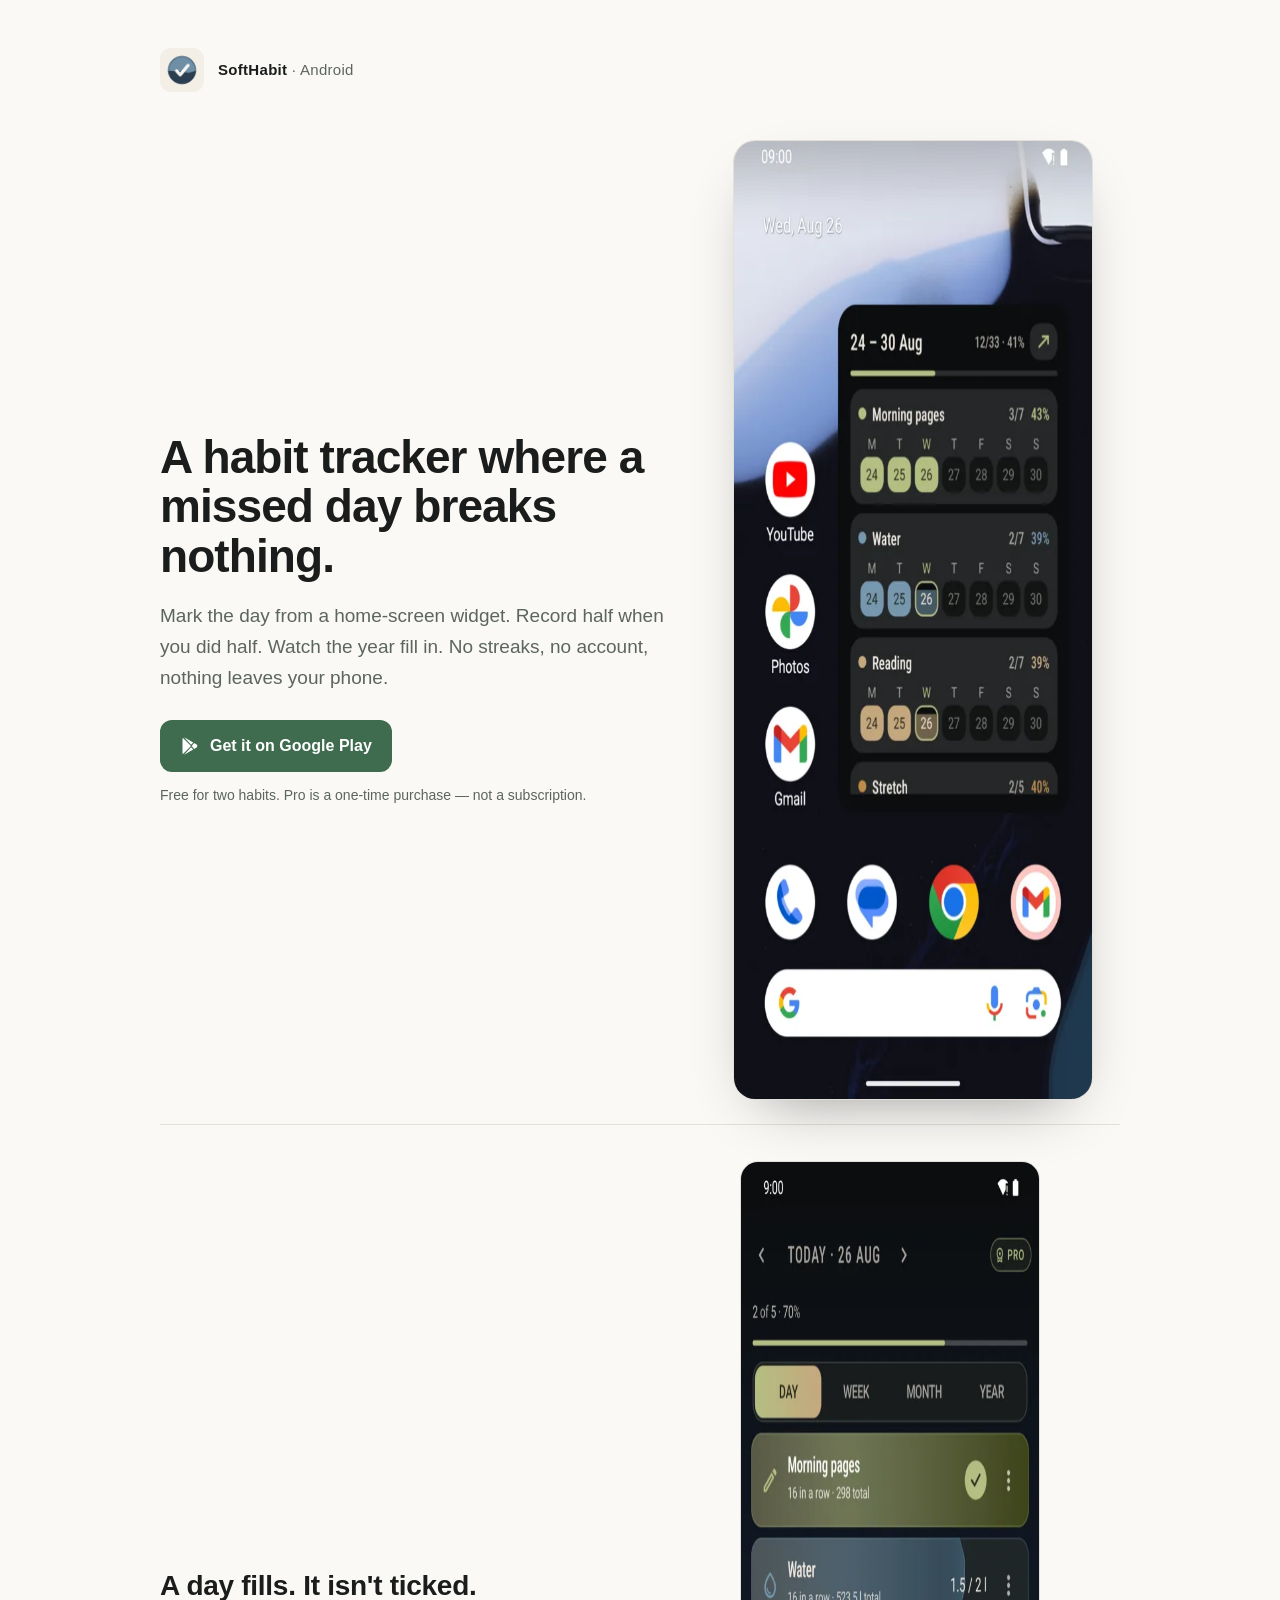
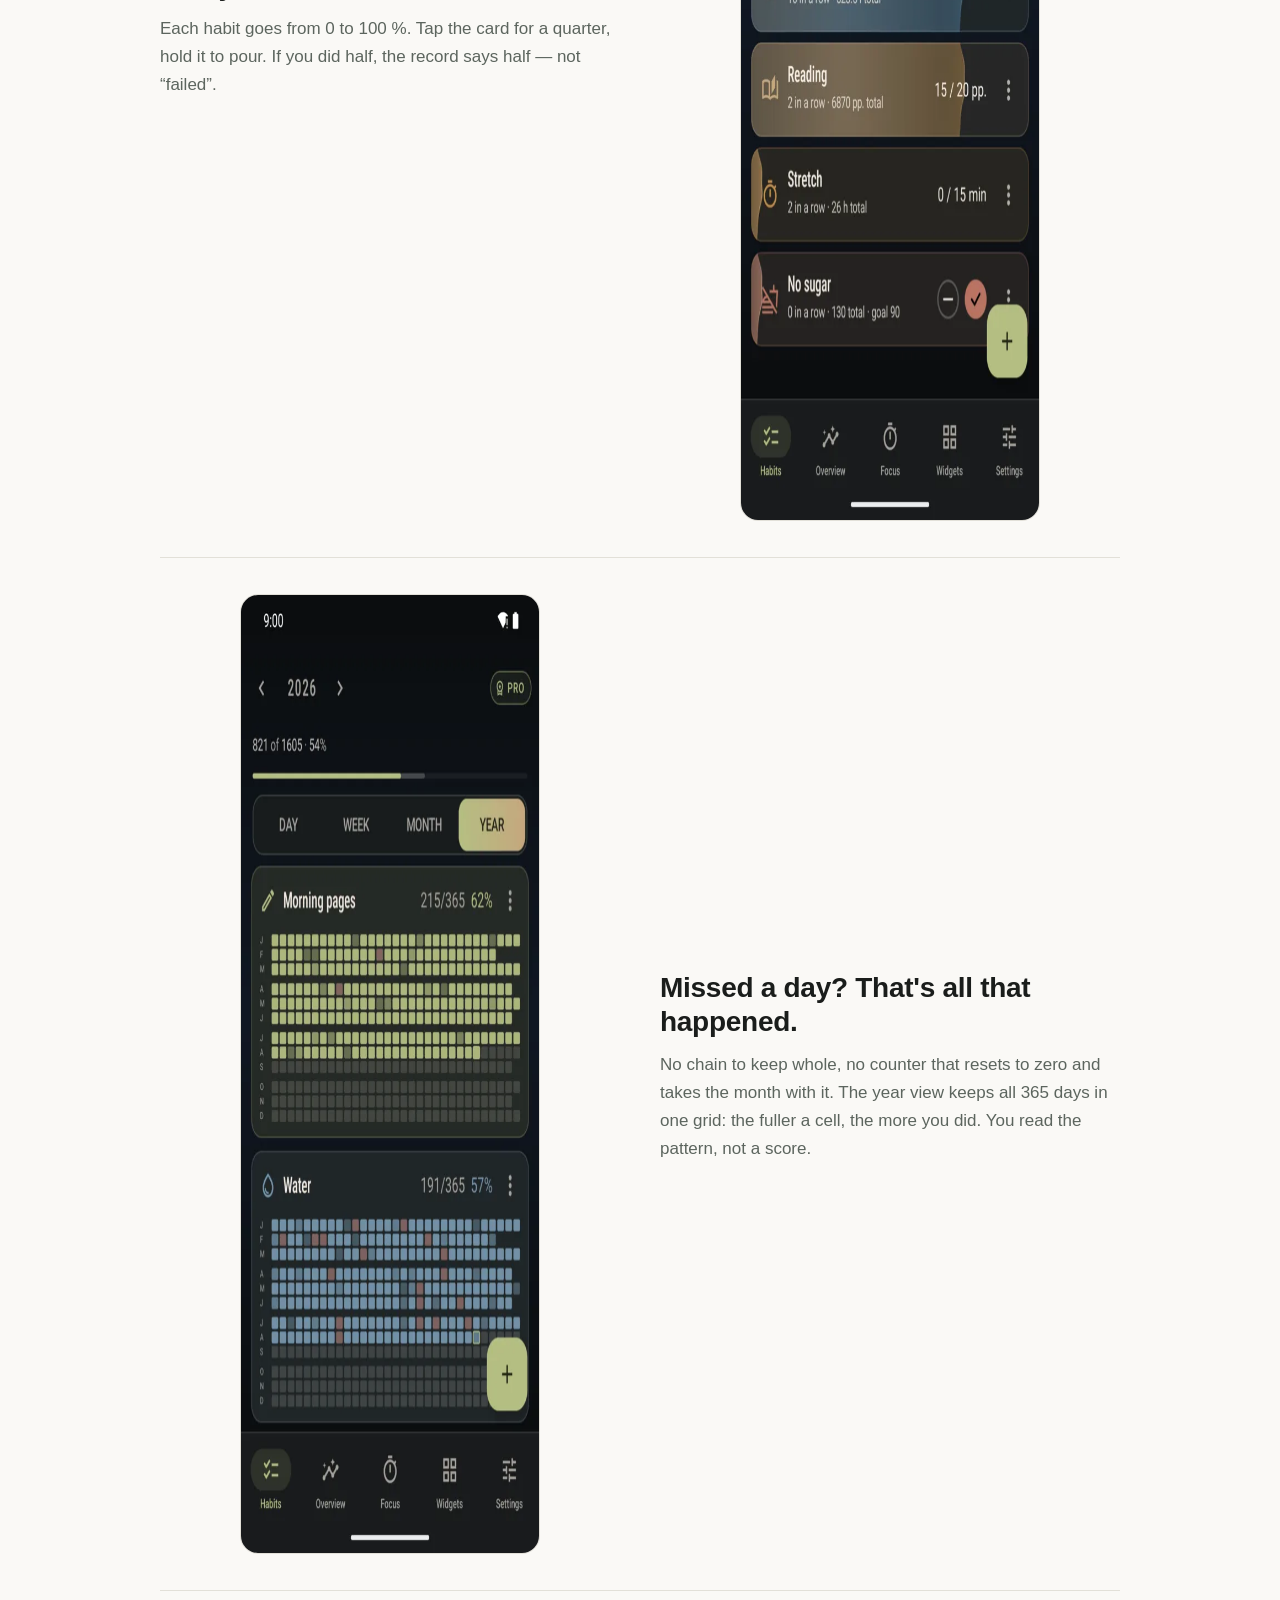
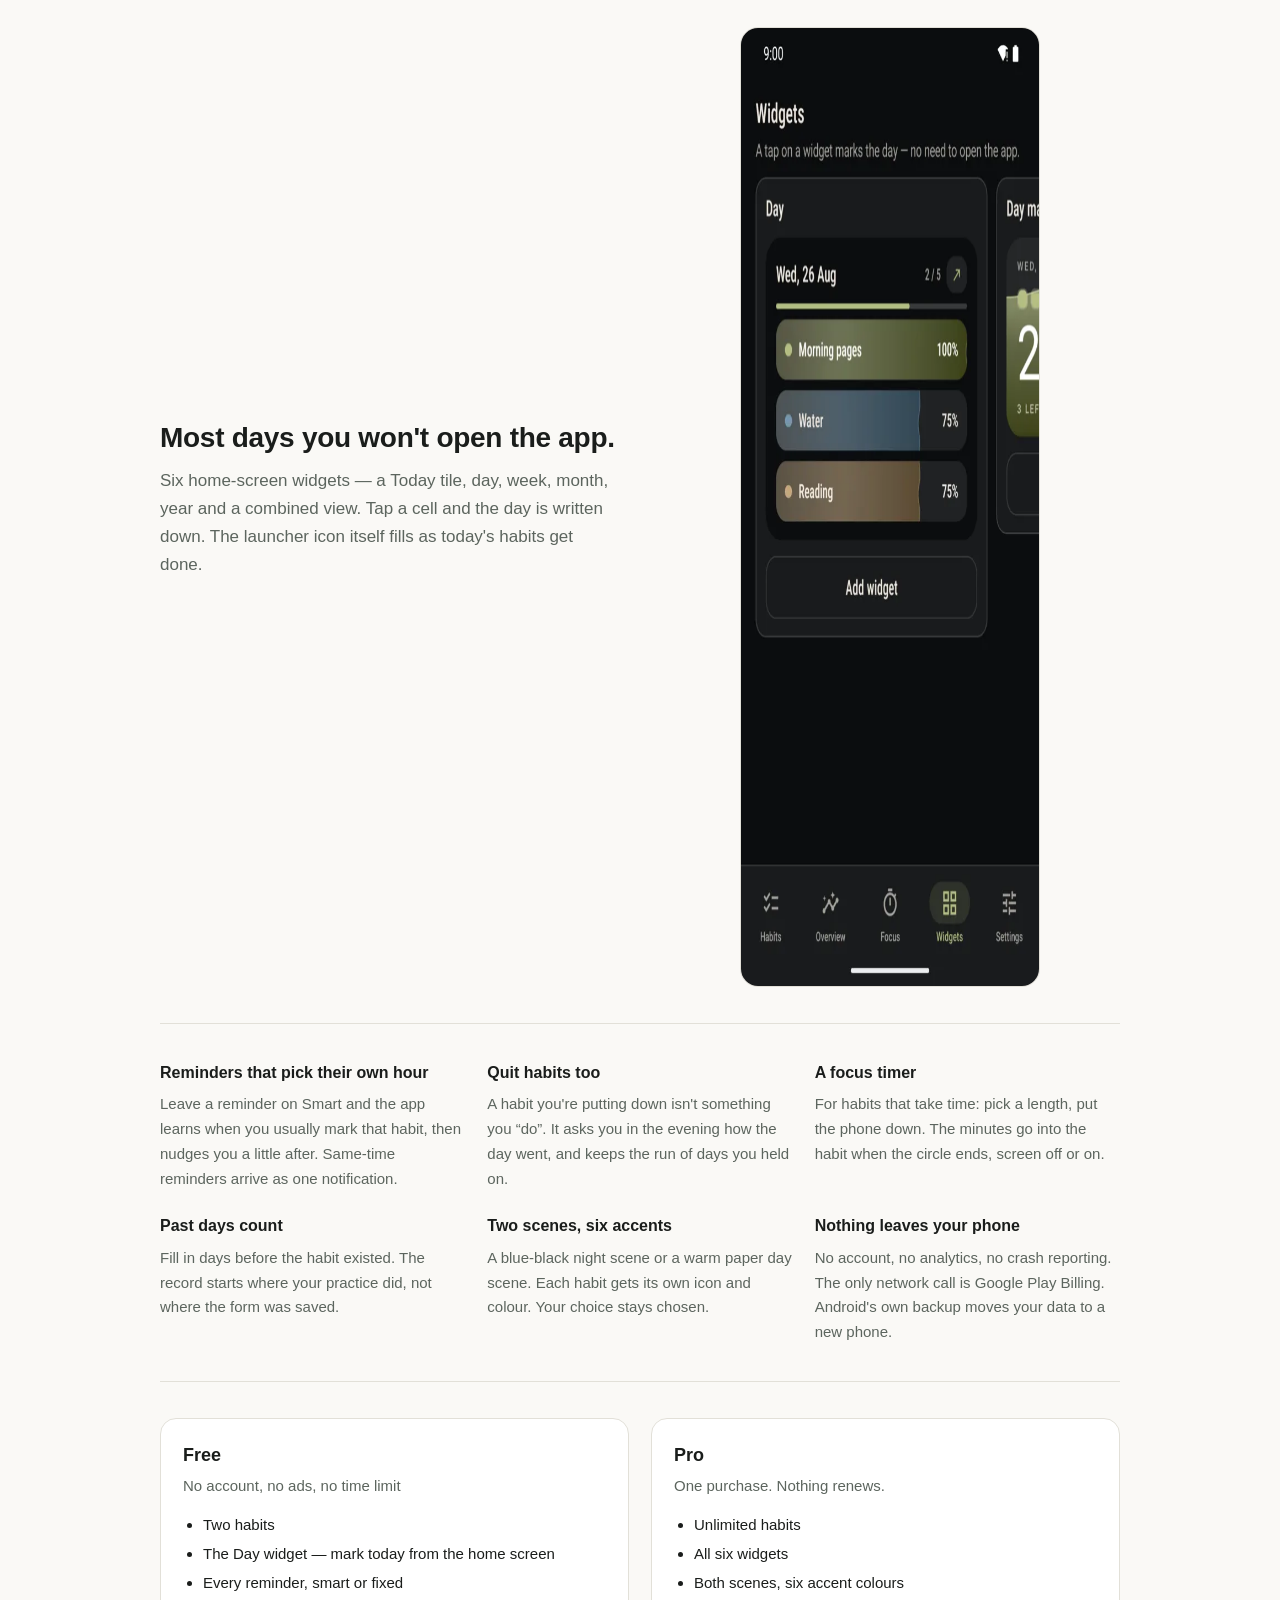
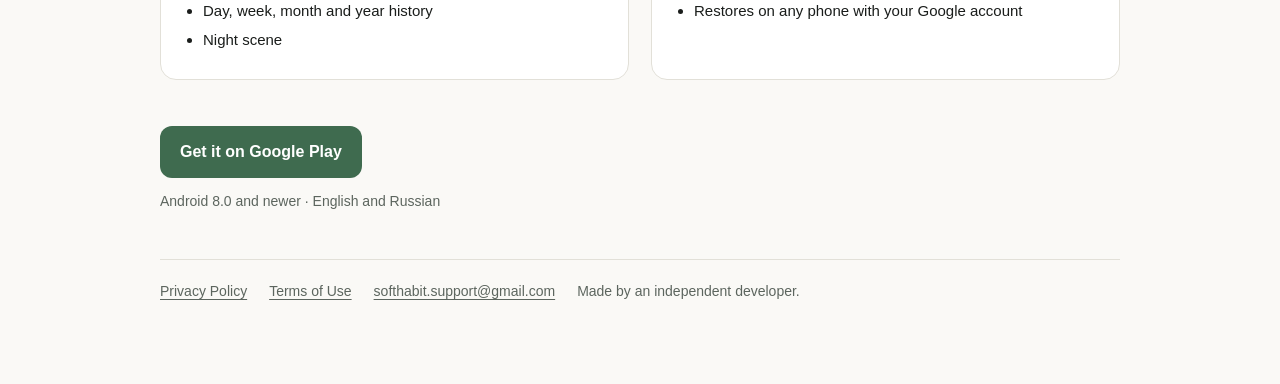
<file: index.html>
<!doctype html>
<html lang="en">
<head>
<meta charset="utf-8">
<meta name="viewport" content="width=device-width,initial-scale=1">
<title>SoftHabit — habit tracker with widgets and no streak guilt</title>
<meta name="description" content="SoftHabit is an Android habit tracker with home-screen widgets, partial progress and no streaks. A missed day breaks nothing. Offline, no account, one-time purchase.">
<link rel="canonical" href="https://blacknigt96.github.io/softhabit/">
<link rel="icon" href="assets/icon-192.png">
<meta property="og:type" content="website">
<meta property="og:title" content="SoftHabit — a habit tracker where a missed day breaks nothing">
<meta property="og:description" content="Mark the day from a home-screen widget. Record half when you did half. Keep everything on your phone. Android, free for two habits, Pro is a one-time purchase.">
<meta property="og:image" content="https://blacknigt96.github.io/softhabit/assets/og.jpg">
<meta property="og:url" content="https://blacknigt96.github.io/softhabit/">
<meta name="twitter:card" content="summary_large_image">
<link rel="stylesheet" href="_style.css">
</head>
<body>
<div class="wrap landing">

<header>
  <img src="assets/icon-192.png" alt="" width="44" height="44">
  <p class="app">SoftHabit <span style="color:var(--muted);font-weight:400">· Android</span></p>
</header>

<section class="hero">
  <div>
    <h1>A habit tracker where a missed day breaks nothing.</h1>
    <p class="lead">Mark the day from a home-screen widget. Record half when you did half. Watch
    the year fill in. No streaks, no account, nothing leaves your phone.</p>
    <a class="cta" href="https://play.google.com/store/apps/details?id=app.softhabit.habits">
      <svg viewBox="0 0 24 24" aria-hidden="true"><path fill="currentColor" d="M3.6 2.3 13.2 12 3.6 21.7c-.4-.3-.6-.8-.6-1.4V3.7c0-.6.2-1.1.6-1.4zm1.3-.7 11 6.3-2.6 2.6L4.9 1.6zm0 20.8 8.4-8.9 2.6 2.6-11 6.3zM16.9 8.5 20 10.3c1 .6 1 2.8 0 3.4l-3.1 1.8L14.1 12l2.8-3.5z"/></svg>
      Get it on Google Play
    </a>
    <span class="fine">Free for two habits. Pro is a one-time purchase — not a subscription.</span>
  </div>
  <img src="assets/1-widget-home.webp" alt="SoftHabit week widget on an Android home screen: three habits, seven days each, the kept days filled in colour" width="540" height="960">
</section>

<section class="row">
  <div>
    <h2>A day fills. It isn't ticked.</h2>
    <p>Each habit goes from 0 to 100 %. Tap the card for a quarter, hold it to pour. If you did
    half, the record says half — not “failed”.</p>
  </div>
  <div class="shot"><img src="assets/2-day.webp" alt="Day view: habit cards filled to different levels" width="540" height="960" loading="lazy"></div>
</section>

<section class="row">
  <div>
    <h2>Missed a day? That's all that happened.</h2>
    <p>No chain to keep whole, no counter that resets to zero and takes the month with it. The
    year view keeps all 365 days in one grid: the fuller a cell, the more you did. You read the
    pattern, not a score.</p>
  </div>
  <div class="shot"><img src="assets/5-year.webp" alt="Year view: a grid of every day of the year for each habit, fuller cells where more was done" width="540" height="960" loading="lazy"></div>
</section>

<section class="row">
  <div>
    <h2>Most days you won't open the app.</h2>
    <p>Six home-screen widgets — a Today tile, day, week, month, year and a combined view. Tap a
    cell and the day is written down. The launcher icon itself fills as today's habits get done.</p>
  </div>
  <div class="shot"><img src="assets/6-widgets.webp" alt="The widget gallery inside the app, showing the six widget kinds" width="540" height="960" loading="lazy"></div>
</section>

<section class="grid">
  <div><h3>Reminders that pick their own hour</h3><p>Leave a reminder on Smart and the app learns when you usually mark that habit, then nudges you a little after. Same-time reminders arrive as one notification.</p></div>
  <div><h3>Quit habits too</h3><p>A habit you're putting down isn't something you “do”. It asks you in the evening how the day went, and keeps the run of days you held on.</p></div>
  <div><h3>A focus timer</h3><p>For habits that take time: pick a length, put the phone down. The minutes go into the habit when the circle ends, screen off or on.</p></div>
  <div><h3>Past days count</h3><p>Fill in days before the habit existed. The record starts where your practice did, not where the form was saved.</p></div>
  <div><h3>Two scenes, six accents</h3><p>A blue-black night scene or a warm paper day scene. Each habit gets its own icon and colour. Your choice stays chosen.</p></div>
  <div><h3>Nothing leaves your phone</h3><p>No account, no analytics, no crash reporting. The only network call is Google Play Billing. Android's own backup moves your data to a new phone.</p></div>
</section>

<section class="plans">
  <div class="plan">
    <h3>Free</h3>
    <p class="price">No account, no ads, no time limit</p>
    <ul>
      <li>Two habits</li>
      <li>The Day widget — mark today from the home screen</li>
      <li>Every reminder, smart or fixed</li>
      <li>Day, week, month and year history</li>
      <li>Night scene</li>
    </ul>
  </div>
  <div class="plan">
    <h3>Pro</h3>
    <p class="price">One purchase. Nothing renews.</p>
    <ul>
      <li>Unlimited habits</li>
      <li>All six widgets</li>
      <li>Both scenes, six accent colours</li>
      <li>Restores on any phone with your Google account</li>
    </ul>
  </div>
</section>

<p style="margin:10px 0 0"><a class="cta" href="https://play.google.com/store/apps/details?id=app.softhabit.habits">Get it on Google Play</a>
<span class="fine">Android 8.0 and newer · English and Russian</span></p>

<footer>
  <a href="privacy/">Privacy Policy</a>
  <a href="terms.html">Terms of Use</a>
  <a href="mailto:softhabit.support@gmail.com">softhabit.support@gmail.com</a>
  <span>Made by an independent developer.</span>
</footer>

</div>
</body>
</html>
</file>
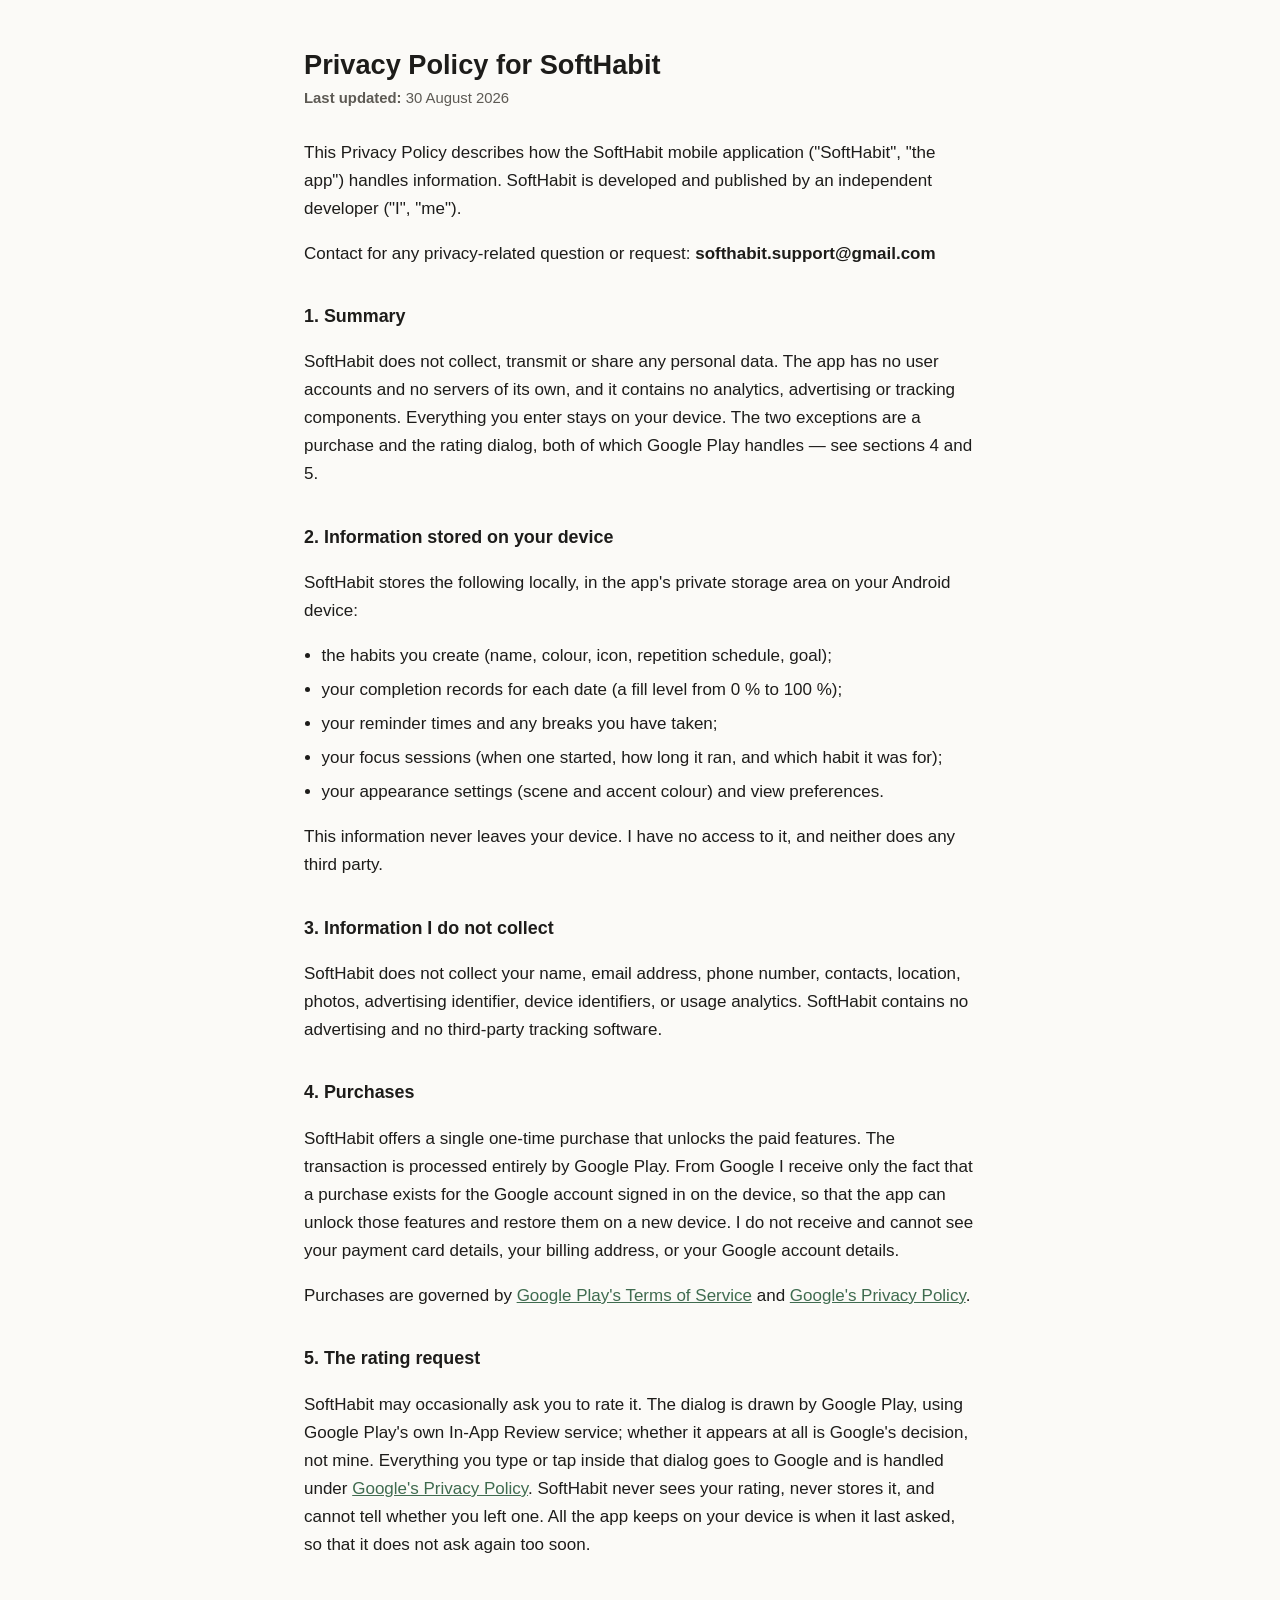
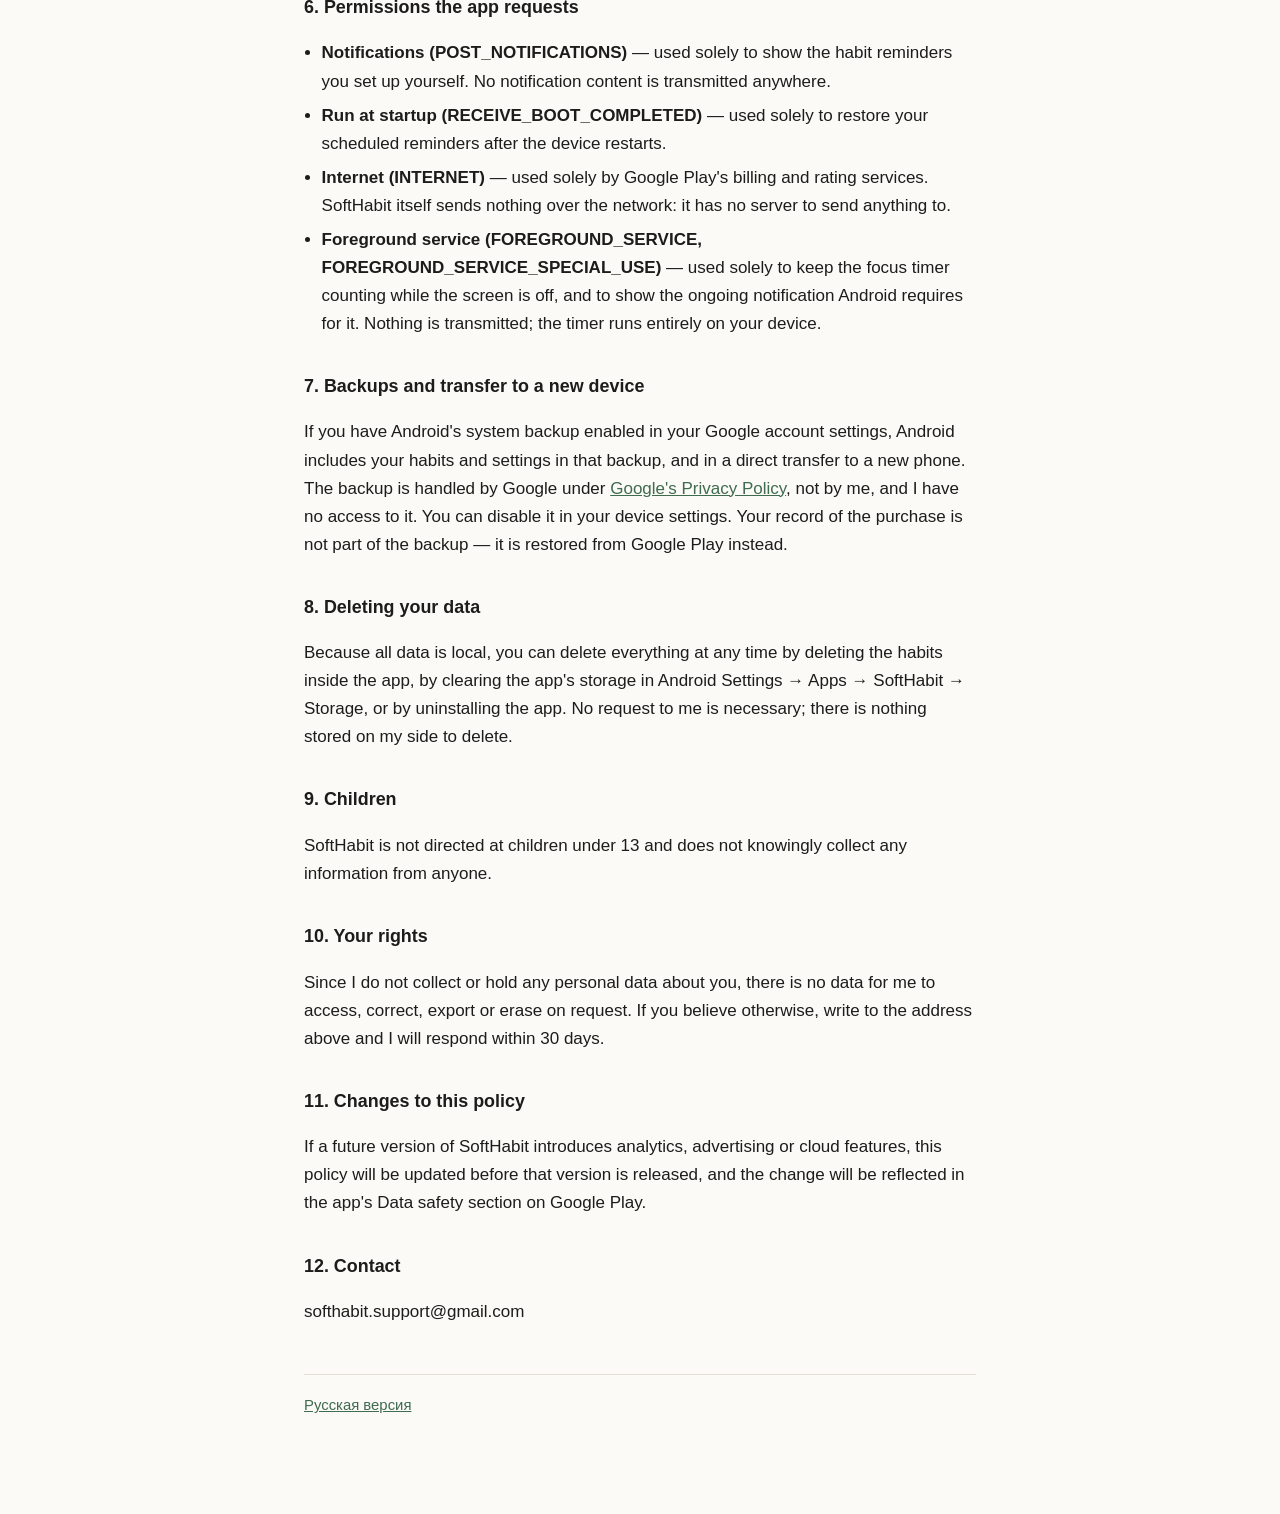
<file: privacy/index.html>
<!doctype html>
<html lang="en">
<head>
<meta charset="utf-8">
<meta name="viewport" content="width=device-width, initial-scale=1">
<title>SoftHabit — Privacy Policy</title>
<style>
:root {
  color-scheme: light dark;
  --ground: #fbfaf7;
  --ink: #1d1c1a;
  --muted: #5d5a54;
  --rule: #e2ded6;
  --link: #3f6b4f;
}
@media (prefers-color-scheme: dark) {
  :root {
    --ground: #16171a;
    --ink: #ecebe8;
    --muted: #a3a099;
    --rule: #2c2e33;
    --link: #8fc0a1;
  }
}
* { box-sizing: border-box; }
body {
  margin: 0;
  padding: 48px 20px 96px;
  background: var(--ground);
  color: var(--ink);
  font: 17px/1.65 -apple-system, BlinkMacSystemFont, "Segoe UI", Roboto, "Helvetica Neue", Arial, sans-serif;
}
main { max-width: 42rem; margin: 0 auto; }
h1 { font-size: 1.7rem; line-height: 1.25; font-weight: 600; margin: 0 0 4px; }
h2 { font-size: 1.12rem; font-weight: 600; margin: 34px 0 10px; }
p, li { color: var(--ink); }
.meta { color: var(--muted); font-size: .93rem; margin: 0 0 28px; }
ul { padding-left: 1.1rem; }
li { margin: 6px 0; }
a { color: var(--link); }
footer { margin-top: 48px; padding-top: 18px; border-top: 1px solid var(--rule); color: var(--muted); font-size: .93rem; }
</style>
</head>
<body>
<main>
<h1>Privacy Policy for SoftHabit</h1>
<p class="meta"><strong>Last updated:</strong> 30 August 2026</p>
<p>This Privacy Policy describes how the SoftHabit mobile application (&quot;SoftHabit&quot;, &quot;the app&quot;) handles information. SoftHabit is developed and published by an independent developer (&quot;I&quot;, &quot;me&quot;).</p>
<p>Contact for any privacy-related question or request: <strong>softhabit.support@gmail.com</strong></p>
<h2>1. Summary</h2>
<p>SoftHabit does not collect, transmit or share any personal data. The app has no user accounts and no servers of its own, and it contains no analytics, advertising or tracking components. Everything you enter stays on your device. The two exceptions are a purchase and the rating dialog, both of which Google Play handles — see sections 4 and 5.</p>
<h2>2. Information stored on your device</h2>
<p>SoftHabit stores the following locally, in the app&#x27;s private storage area on your Android device:</p>
<ul><li>the habits you create (name, colour, icon, repetition schedule, goal);</li><li>your completion records for each date (a fill level from 0 % to 100 %);</li><li>your reminder times and any breaks you have taken;</li><li>your focus sessions (when one started, how long it ran, and which habit it was for);</li><li>your appearance settings (scene and accent colour) and view preferences.</li></ul>
<p>This information never leaves your device. I have no access to it, and neither does any third party.</p>
<h2>3. Information I do not collect</h2>
<p>SoftHabit does not collect your name, email address, phone number, contacts, location, photos, advertising identifier, device identifiers, or usage analytics. SoftHabit contains no advertising and no third-party tracking software.</p>
<h2>4. Purchases</h2>
<p>SoftHabit offers a single one-time purchase that unlocks the paid features. The transaction is processed entirely by Google Play. From Google I receive only the fact that a purchase exists for the Google account signed in on the device, so that the app can unlock those features and restore them on a new device. I do not receive and cannot see your payment card details, your billing address, or your Google account details.</p>
<p>Purchases are governed by <a href="https://play.google.com/intl/en/about/play-terms/">Google Play&#x27;s Terms of Service</a> and <a href="https://policies.google.com/privacy">Google&#x27;s Privacy Policy</a>.</p>
<h2>5. The rating request</h2>
<p>SoftHabit may occasionally ask you to rate it. The dialog is drawn by Google Play, using Google Play&#x27;s own In-App Review service; whether it appears at all is Google&#x27;s decision, not mine. Everything you type or tap inside that dialog goes to Google and is handled under <a href="https://policies.google.com/privacy">Google&#x27;s Privacy Policy</a>. SoftHabit never sees your rating, never stores it, and cannot tell whether you left one. All the app keeps on your device is when it last asked, so that it does not ask again too soon.</p>
<h2>6. Permissions the app requests</h2>
<ul><li><strong>Notifications (POST_NOTIFICATIONS)</strong> — used solely to show the habit reminders you set up yourself. No notification content is transmitted anywhere.</li><li><strong>Run at startup (RECEIVE_BOOT_COMPLETED)</strong> — used solely to restore your scheduled reminders after the device restarts.</li><li><strong>Internet (INTERNET)</strong> — used solely by Google Play&#x27;s billing and rating services. SoftHabit itself sends nothing over the network: it has no server to send anything to.</li><li><strong>Foreground service (FOREGROUND_SERVICE, FOREGROUND_SERVICE_SPECIAL_USE)</strong> — used solely to keep the focus timer counting while the screen is off, and to show the ongoing notification Android requires for it. Nothing is transmitted; the timer runs entirely on your device.</li></ul>
<h2>7. Backups and transfer to a new device</h2>
<p>If you have Android&#x27;s system backup enabled in your Google account settings, Android includes your habits and settings in that backup, and in a direct transfer to a new phone. The backup is handled by Google under <a href="https://policies.google.com/privacy">Google&#x27;s Privacy Policy</a>, not by me, and I have no access to it. You can disable it in your device settings. Your record of the purchase is not part of the backup — it is restored from Google Play instead.</p>
<h2>8. Deleting your data</h2>
<p>Because all data is local, you can delete everything at any time by deleting the habits inside the app, by clearing the app&#x27;s storage in Android Settings → Apps → SoftHabit → Storage, or by uninstalling the app. No request to me is necessary; there is nothing stored on my side to delete.</p>
<h2>9. Children</h2>
<p>SoftHabit is not directed at children under 13 and does not knowingly collect any information from anyone.</p>
<h2>10. Your rights</h2>
<p>Since I do not collect or hold any personal data about you, there is no data for me to access, correct, export or erase on request. If you believe otherwise, write to the address above and I will respond within 30 days.</p>
<h2>11. Changes to this policy</h2>
<p>If a future version of SoftHabit introduces analytics, advertising or cloud features, this policy will be updated before that version is released, and the change will be reflected in the app&#x27;s Data safety section on Google Play.</p>
<h2>12. Contact</h2>
<p>softhabit.support@gmail.com</p>
<footer><a href="ru/">Русская версия</a></footer>
</main>
</body>
</html>
</file>
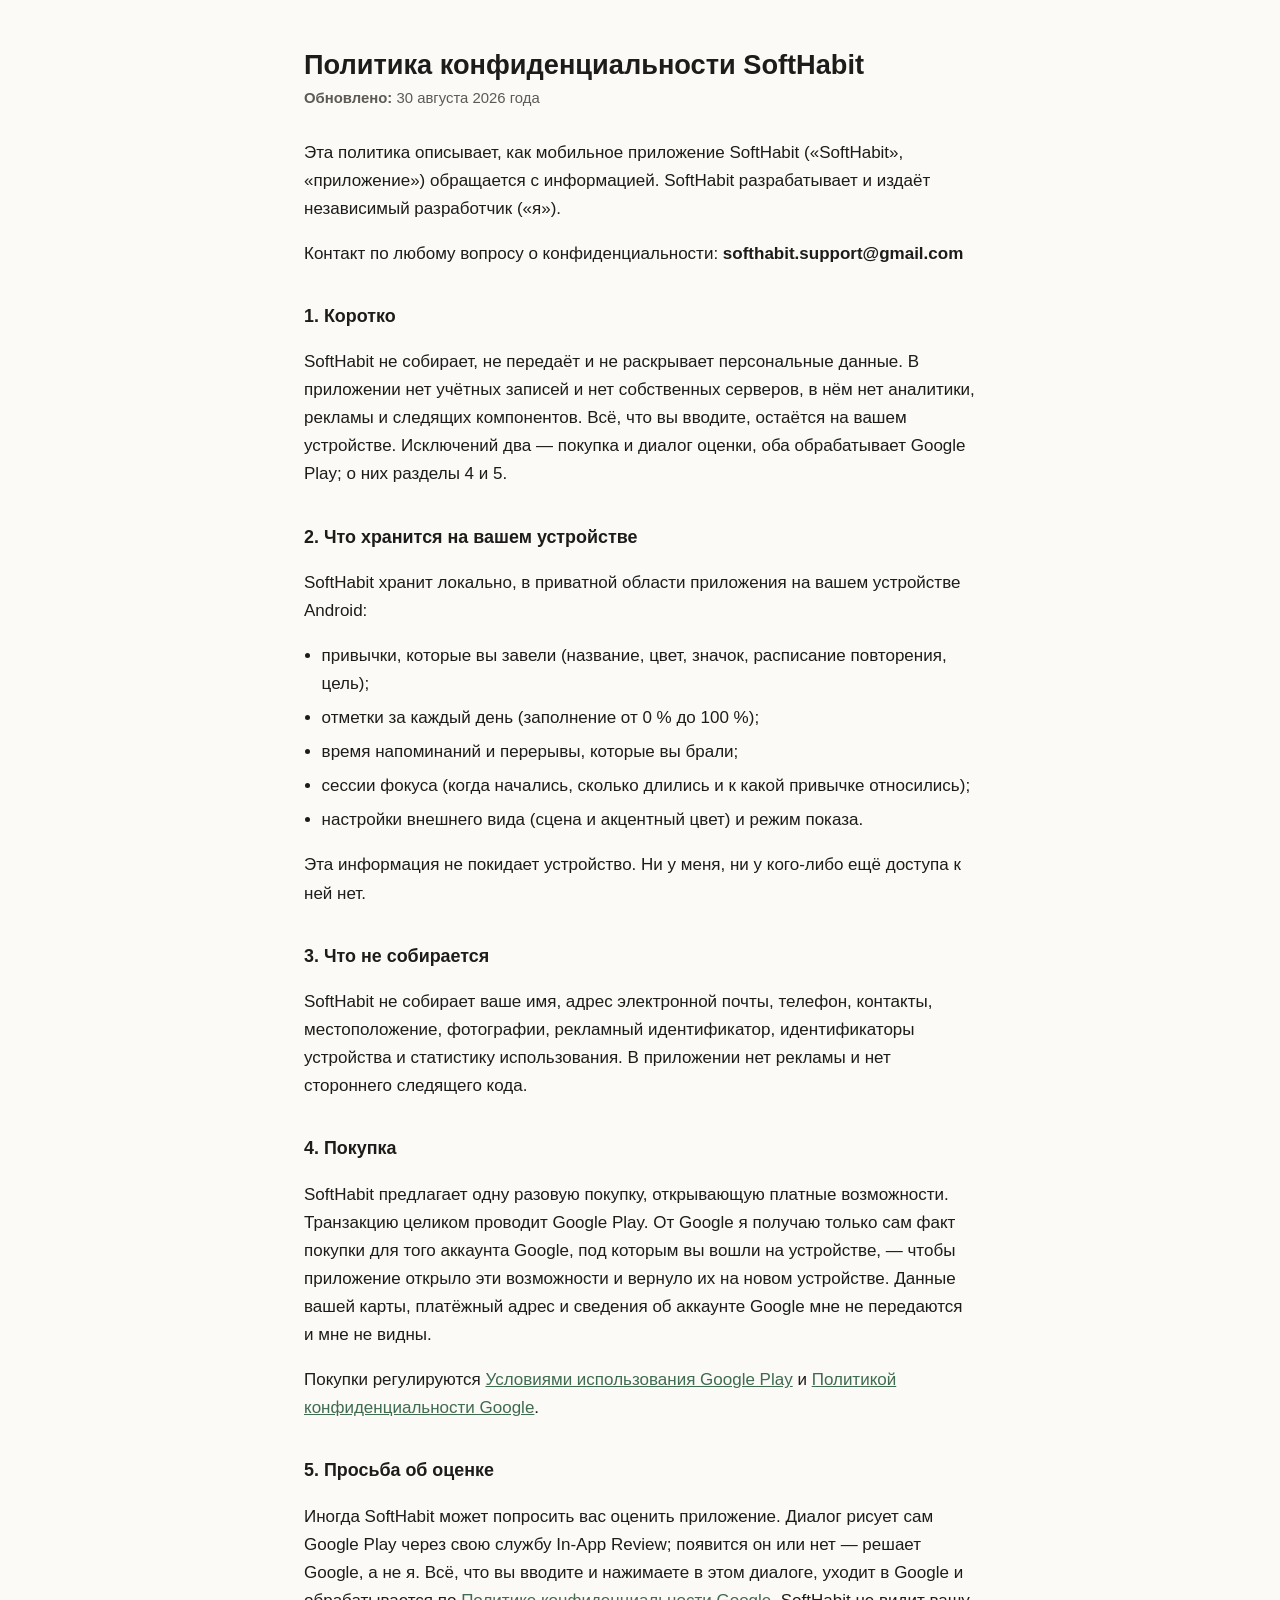
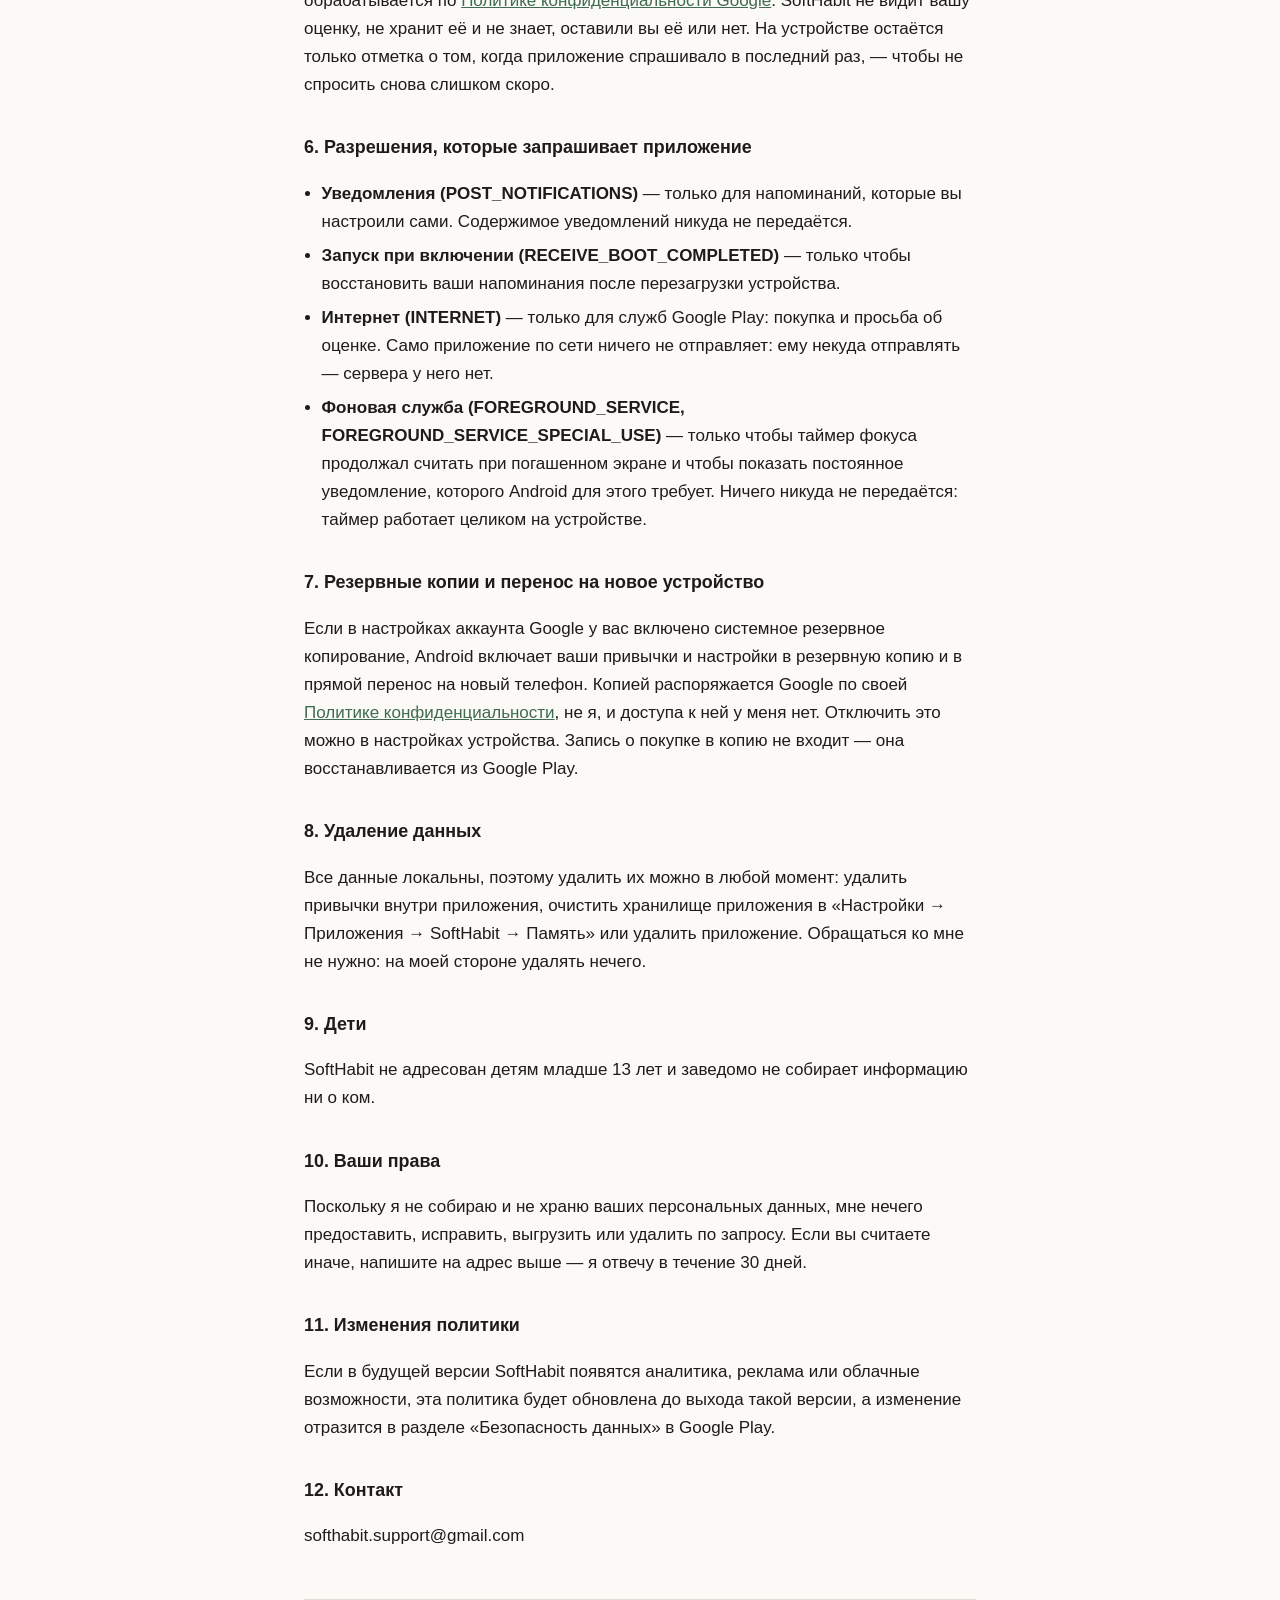
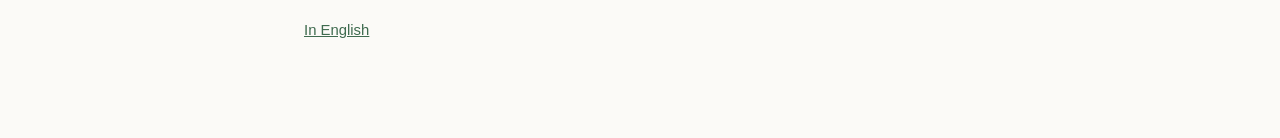
<file: privacy/ru/index.html>
<!doctype html>
<html lang="ru">
<head>
<meta charset="utf-8">
<meta name="viewport" content="width=device-width, initial-scale=1">
<title>SoftHabit — Политика конфиденциальности</title>
<style>
:root {
  color-scheme: light dark;
  --ground: #fbfaf7;
  --ink: #1d1c1a;
  --muted: #5d5a54;
  --rule: #e2ded6;
  --link: #3f6b4f;
}
@media (prefers-color-scheme: dark) {
  :root {
    --ground: #16171a;
    --ink: #ecebe8;
    --muted: #a3a099;
    --rule: #2c2e33;
    --link: #8fc0a1;
  }
}
* { box-sizing: border-box; }
body {
  margin: 0;
  padding: 48px 20px 96px;
  background: var(--ground);
  color: var(--ink);
  font: 17px/1.65 -apple-system, BlinkMacSystemFont, "Segoe UI", Roboto, "Helvetica Neue", Arial, sans-serif;
}
main { max-width: 42rem; margin: 0 auto; }
h1 { font-size: 1.7rem; line-height: 1.25; font-weight: 600; margin: 0 0 4px; }
h2 { font-size: 1.12rem; font-weight: 600; margin: 34px 0 10px; }
p, li { color: var(--ink); }
.meta { color: var(--muted); font-size: .93rem; margin: 0 0 28px; }
ul { padding-left: 1.1rem; }
li { margin: 6px 0; }
a { color: var(--link); }
footer { margin-top: 48px; padding-top: 18px; border-top: 1px solid var(--rule); color: var(--muted); font-size: .93rem; }
</style>
</head>
<body>
<main>
<h1>Политика конфиденциальности SoftHabit</h1>
<p class="meta"><strong>Обновлено:</strong> 30 августа 2026 года</p>
<p>Эта политика описывает, как мобильное приложение SoftHabit («SoftHabit», «приложение») обращается с информацией. SoftHabit разрабатывает и издаёт независимый разработчик («я»).</p>
<p>Контакт по любому вопросу о конфиденциальности: <strong>softhabit.support@gmail.com</strong></p>
<h2>1. Коротко</h2>
<p>SoftHabit не собирает, не передаёт и не раскрывает персональные данные. В приложении нет учётных записей и нет собственных серверов, в нём нет аналитики, рекламы и следящих компонентов. Всё, что вы вводите, остаётся на вашем устройстве. Исключений два — покупка и диалог оценки, оба обрабатывает Google Play; о них разделы 4 и 5.</p>
<h2>2. Что хранится на вашем устройстве</h2>
<p>SoftHabit хранит локально, в приватной области приложения на вашем устройстве Android:</p>
<ul><li>привычки, которые вы завели (название, цвет, значок, расписание повторения, цель);</li><li>отметки за каждый день (заполнение от 0 % до 100 %);</li><li>время напоминаний и перерывы, которые вы брали;</li><li>сессии фокуса (когда начались, сколько длились и к какой привычке относились);</li><li>настройки внешнего вида (сцена и акцентный цвет) и режим показа.</li></ul>
<p>Эта информация не покидает устройство. Ни у меня, ни у кого-либо ещё доступа к ней нет.</p>
<h2>3. Что не собирается</h2>
<p>SoftHabit не собирает ваше имя, адрес электронной почты, телефон, контакты, местоположение, фотографии, рекламный идентификатор, идентификаторы устройства и статистику использования. В приложении нет рекламы и нет стороннего следящего кода.</p>
<h2>4. Покупка</h2>
<p>SoftHabit предлагает одну разовую покупку, открывающую платные возможности. Транзакцию целиком проводит Google Play. От Google я получаю только сам факт покупки для того аккаунта Google, под которым вы вошли на устройстве, — чтобы приложение открыло эти возможности и вернуло их на новом устройстве. Данные вашей карты, платёжный адрес и сведения об аккаунте Google мне не передаются и мне не видны.</p>
<p>Покупки регулируются <a href="https://play.google.com/intl/ru/about/play-terms/">Условиями использования Google Play</a> и <a href="https://policies.google.com/privacy?hl=ru">Политикой конфиденциальности Google</a>.</p>
<h2>5. Просьба об оценке</h2>
<p>Иногда SoftHabit может попросить вас оценить приложение. Диалог рисует сам Google Play через свою службу In-App Review; появится он или нет — решает Google, а не я. Всё, что вы вводите и нажимаете в этом диалоге, уходит в Google и обрабатывается по <a href="https://policies.google.com/privacy?hl=ru">Политике конфиденциальности Google</a>. SoftHabit не видит вашу оценку, не хранит её и не знает, оставили вы её или нет. На устройстве остаётся только отметка о том, когда приложение спрашивало в последний раз, — чтобы не спросить снова слишком скоро.</p>
<h2>6. Разрешения, которые запрашивает приложение</h2>
<ul><li><strong>Уведомления (POST_NOTIFICATIONS)</strong> — только для напоминаний, которые вы настроили сами. Содержимое уведомлений никуда не передаётся.</li><li><strong>Запуск при включении (RECEIVE_BOOT_COMPLETED)</strong> — только чтобы восстановить ваши напоминания после перезагрузки устройства.</li><li><strong>Интернет (INTERNET)</strong> — только для служб Google Play: покупка и просьба об оценке. Само приложение по сети ничего не отправляет: ему некуда отправлять — сервера у него нет.</li><li><strong>Фоновая служба (FOREGROUND_SERVICE, FOREGROUND_SERVICE_SPECIAL_USE)</strong> — только чтобы таймер фокуса продолжал считать при погашенном экране и чтобы показать постоянное уведомление, которого Android для этого требует. Ничего никуда не передаётся: таймер работает целиком на устройстве.</li></ul>
<h2>7. Резервные копии и перенос на новое устройство</h2>
<p>Если в настройках аккаунта Google у вас включено системное резервное копирование, Android включает ваши привычки и настройки в резервную копию и в прямой перенос на новый телефон. Копией распоряжается Google по своей <a href="https://policies.google.com/privacy?hl=ru">Политике конфиденциальности</a>, не я, и доступа к ней у меня нет. Отключить это можно в настройках устройства. Запись о покупке в копию не входит — она восстанавливается из Google Play.</p>
<h2>8. Удаление данных</h2>
<p>Все данные локальны, поэтому удалить их можно в любой момент: удалить привычки внутри приложения, очистить хранилище приложения в «Настройки → Приложения → SoftHabit → Память» или удалить приложение. Обращаться ко мне не нужно: на моей стороне удалять нечего.</p>
<h2>9. Дети</h2>
<p>SoftHabit не адресован детям младше 13 лет и заведомо не собирает информацию ни о ком.</p>
<h2>10. Ваши права</h2>
<p>Поскольку я не собираю и не храню ваших персональных данных, мне нечего предоставить, исправить, выгрузить или удалить по запросу. Если вы считаете иначе, напишите на адрес выше — я отвечу в течение 30 дней.</p>
<h2>11. Изменения политики</h2>
<p>Если в будущей версии SoftHabit появятся аналитика, реклама или облачные возможности, эта политика будет обновлена до выхода такой версии, а изменение отразится в разделе «Безопасность данных» в Google Play.</p>
<h2>12. Контакт</h2>
<p>softhabit.support@gmail.com</p>
<footer><a href="../">In English</a></footer>
</main>
</body>
</html>
</file>
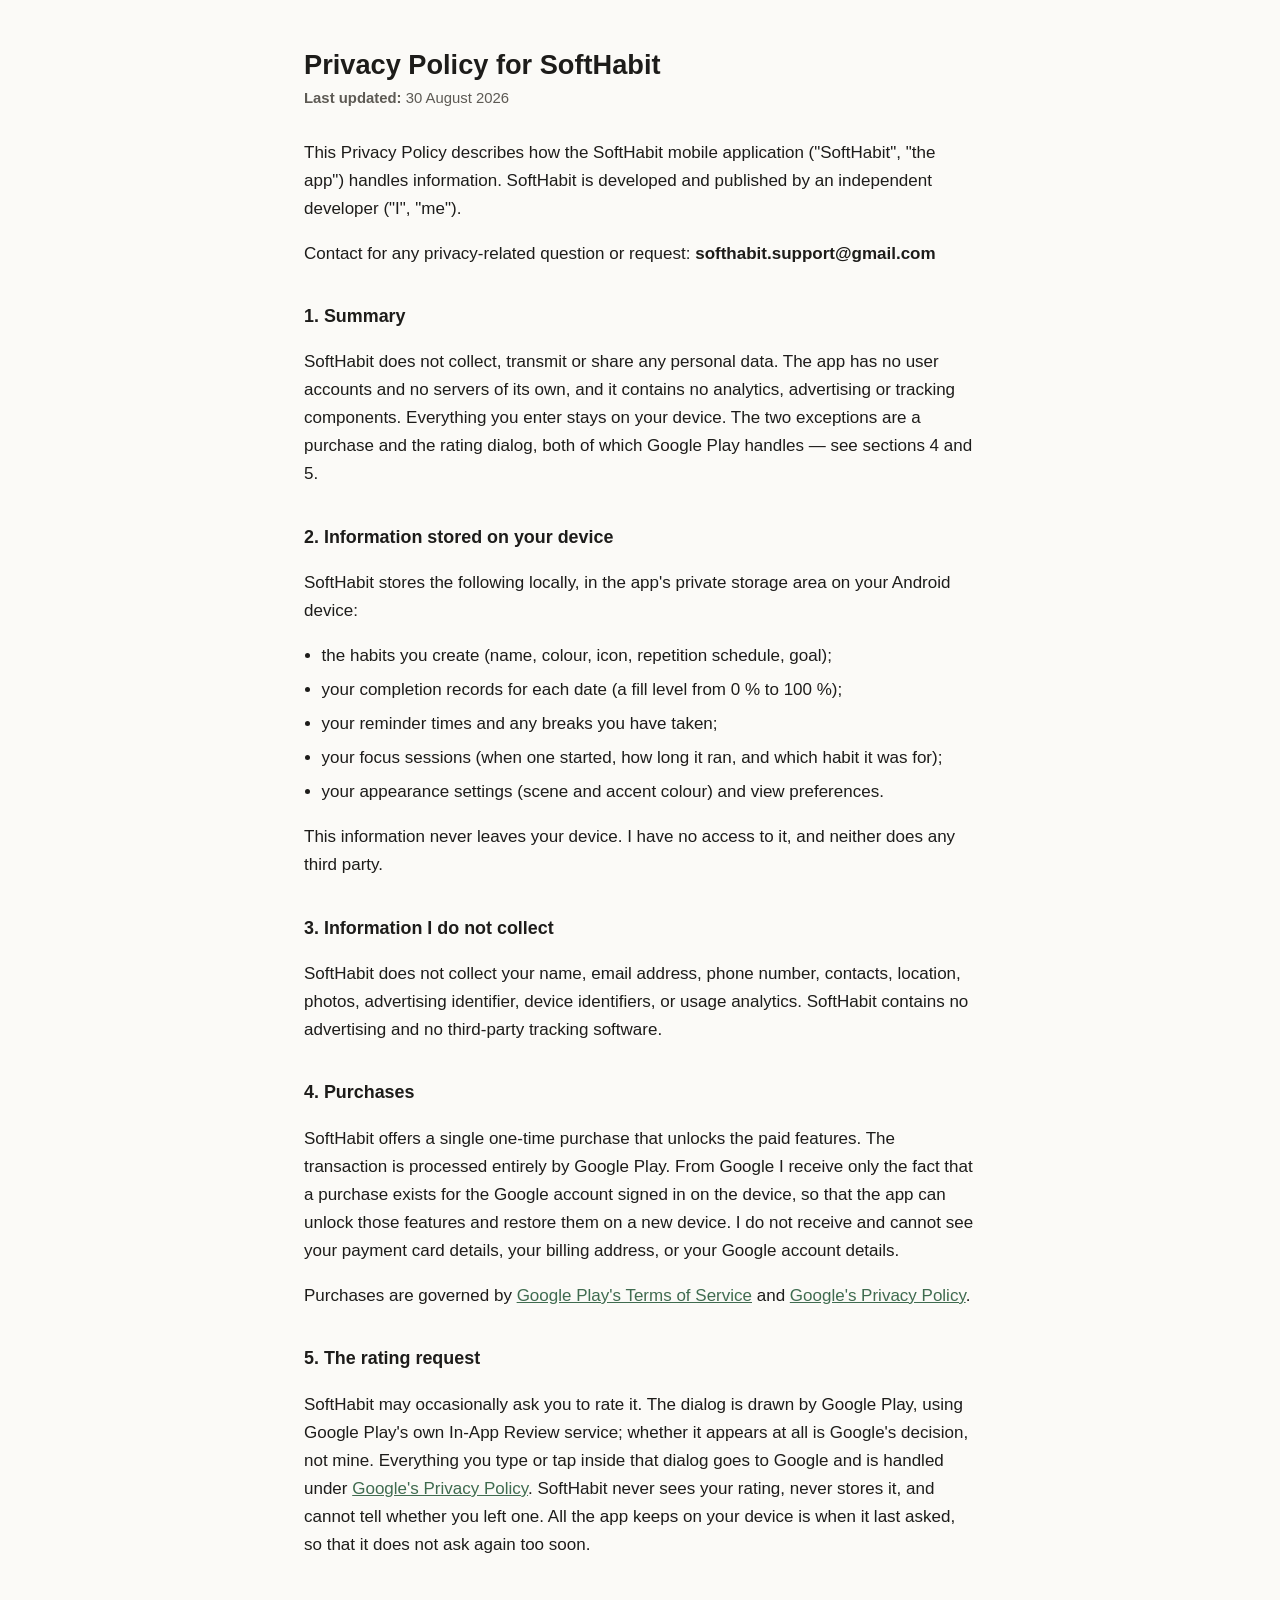
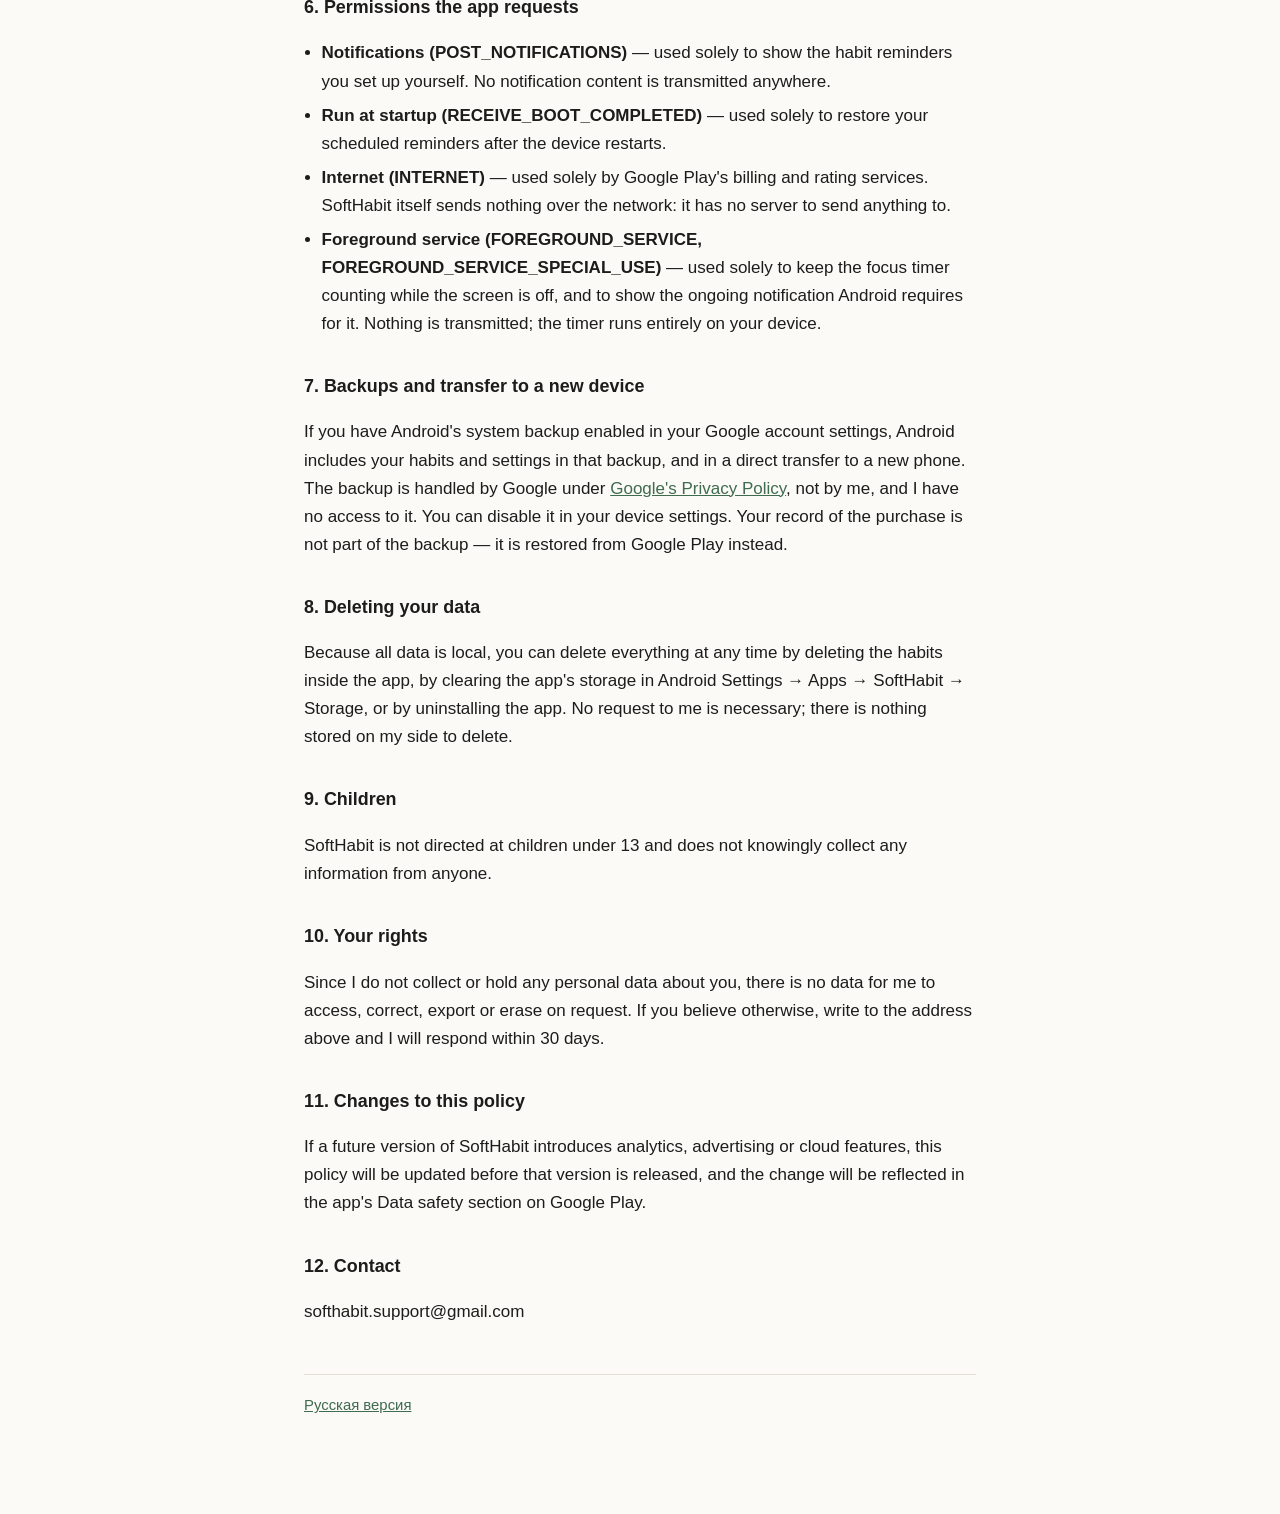
<file: privacy.html>
<!doctype html>
<html lang="en">
<head>
<meta charset="utf-8">
<meta name="viewport" content="width=device-width,initial-scale=1">
<title>SoftHabit — Privacy Policy</title>
<link rel="canonical" href="https://blacknigt96.github.io/softhabit/privacy/">
<meta http-equiv="refresh" content="0; url=privacy/">
</head>
<body>
<p>The privacy policy has moved to <a href="privacy/">/softhabit/privacy/</a>.</p>
</body>
</html>
</file>
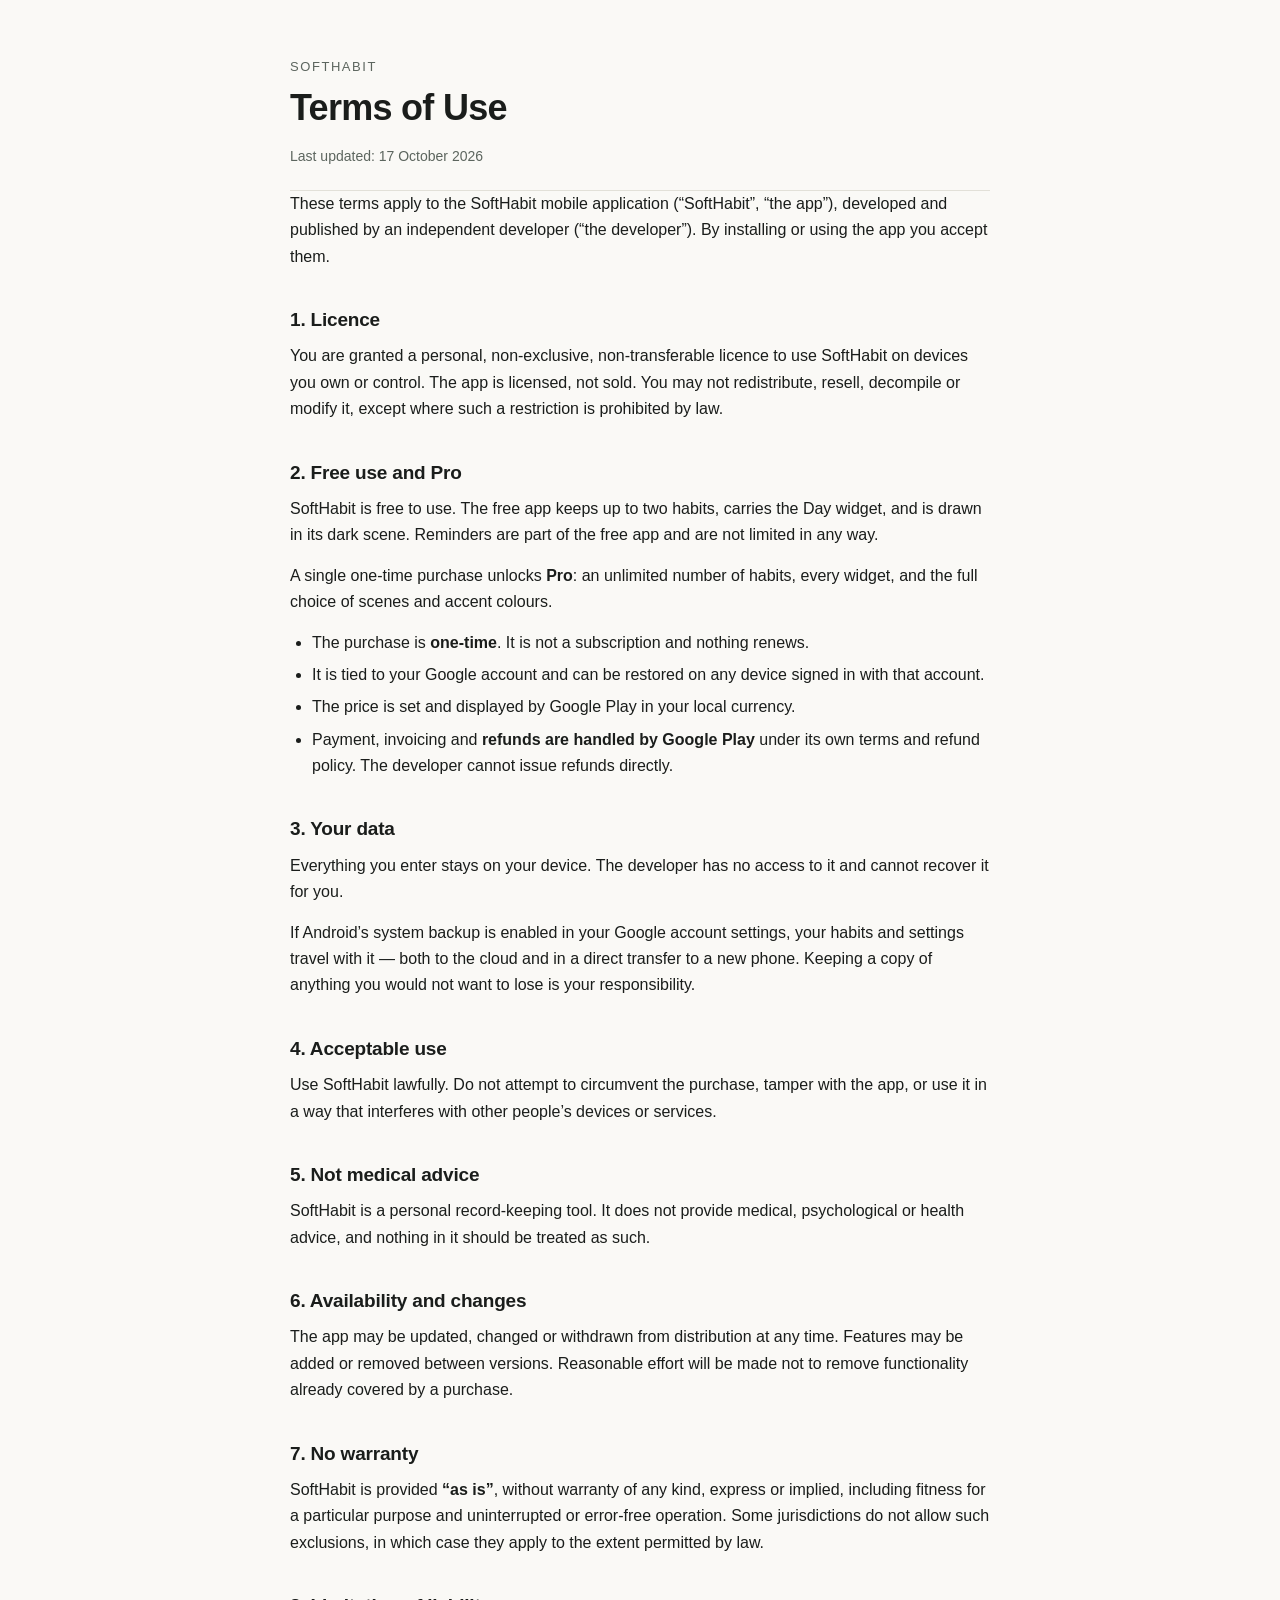
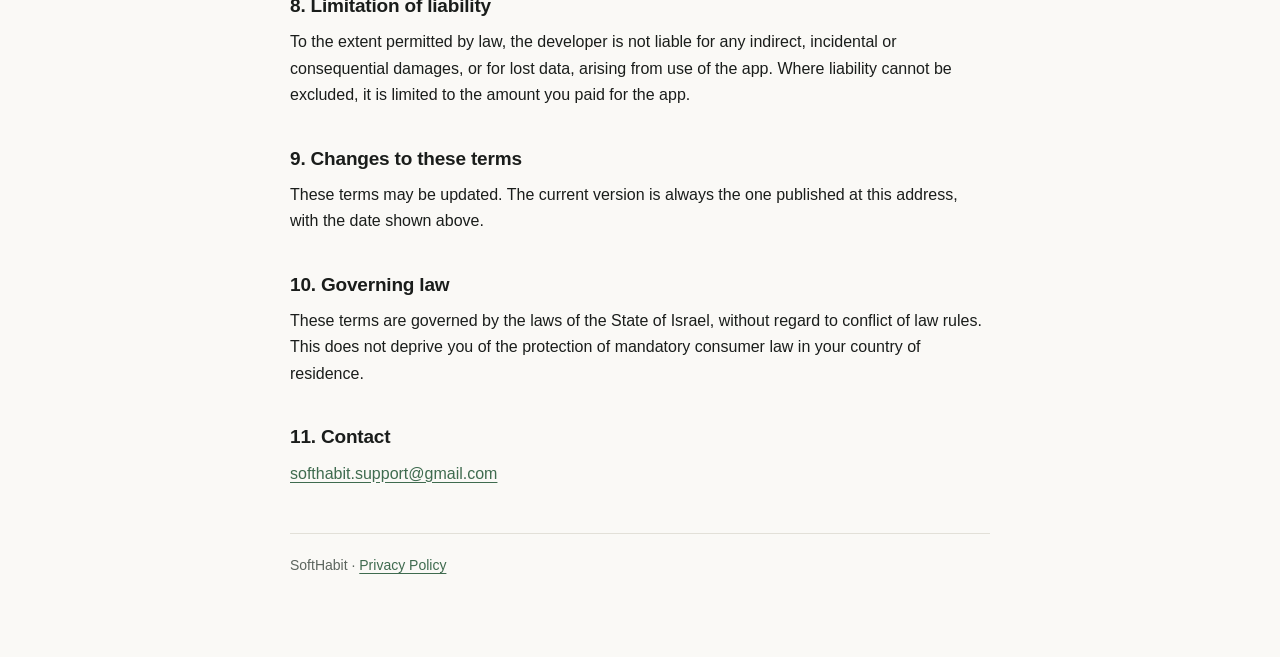
<file: terms.html>
<!doctype html>
<html lang="en">
<head>
<meta charset="utf-8">
<meta name="viewport" content="width=device-width,initial-scale=1">
<title>SoftHabit — Terms of Use</title>
<meta name="description" content="Terms of use for the SoftHabit Android app.">
<link rel="stylesheet" href="_style.css">
</head>
<body>
<div class="wrap">

<header>
  <p class="app">SoftHabit</p>
  <h1>Terms of Use</h1>
  <p class="updated">Last updated: 17 October 2026</p>
</header>

<p>These terms apply to the SoftHabit mobile application (“SoftHabit”, “the app”), developed and
published by an independent developer (“the developer”). By installing or using the app you
accept them.</p>

<h2>1. Licence</h2>
<p>You are granted a personal, non-exclusive, non-transferable licence to use SoftHabit on devices
you own or control. The app is licensed, not sold. You may not redistribute, resell, decompile or
modify it, except where such a restriction is prohibited by law.</p>

<h2>2. Free use and Pro</h2>
<p>SoftHabit is free to use. The free app keeps up to two habits, carries the Day widget, and is
drawn in its dark scene. Reminders are part of the free app and are not limited in any way.</p>
<p>A single one-time purchase unlocks <strong>Pro</strong>: an unlimited number of habits, every
widget, and the full choice of scenes and accent colours.</p>
<ul>
  <li>The purchase is <strong>one-time</strong>. It is not a subscription and nothing renews.</li>
  <li>It is tied to your Google account and can be restored on any device signed in with that
  account.</li>
  <li>The price is set and displayed by Google Play in your local currency.</li>
  <li>Payment, invoicing and <strong>refunds are handled by Google Play</strong> under its own terms
  and refund policy. The developer cannot issue refunds directly.</li>
</ul>

<h2>3. Your data</h2>
<p>Everything you enter stays on your device. The developer has no access to it and cannot recover
it for you.</p>
<p>If Android’s system backup is enabled in your Google account settings, your habits and settings
travel with it — both to the cloud and in a direct transfer to a new phone. Keeping a copy of
anything you would not want to lose is your responsibility.</p>

<h2>4. Acceptable use</h2>
<p>Use SoftHabit lawfully. Do not attempt to circumvent the purchase, tamper with the app, or use it
in a way that interferes with other people’s devices or services.</p>

<h2>5. Not medical advice</h2>
<p>SoftHabit is a personal record-keeping tool. It does not provide medical, psychological or health
advice, and nothing in it should be treated as such.</p>

<h2>6. Availability and changes</h2>
<p>The app may be updated, changed or withdrawn from distribution at any time. Features may be added
or removed between versions. Reasonable effort will be made not to remove functionality already
covered by a purchase.</p>

<h2>7. No warranty</h2>
<p>SoftHabit is provided <strong>“as is”</strong>, without warranty of any kind, express or implied,
including fitness for a particular purpose and uninterrupted or error-free operation. Some
jurisdictions do not allow such exclusions, in which case they apply to the extent permitted by
law.</p>

<h2>8. Limitation of liability</h2>
<p>To the extent permitted by law, the developer is not liable for any indirect, incidental or
consequential damages, or for lost data, arising from use of the app. Where liability cannot be
excluded, it is limited to the amount you paid for the app.</p>

<h2>9. Changes to these terms</h2>
<p>These terms may be updated. The current version is always the one published at this address, with
the date shown above.</p>

<h2>10. Governing law</h2>
<p>These terms are governed by the laws of the State of Israel, without regard to conflict of law
rules. This does not deprive you of the protection of mandatory consumer law in your country of
residence.</p>

<h2>11. Contact</h2>
<p><a href="mailto:softhabit.support@gmail.com">softhabit.support@gmail.com</a></p>

<footer>SoftHabit · <a href="privacy/">Privacy Policy</a></footer>

</div>
</body>
</html>
</file>
<file: _style.css>
:root{
  --bg:#faf9f6; --surface:#fff; --ink:#1a1d1b; --muted:#5c655e;
  --line:#e2e0d8; --accent:#3f6b4f; --accent-ink:#fff;
}
@media (prefers-color-scheme:dark){
  :root{
    --bg:#101418; --surface:#171d22; --ink:#e6e9e5; --muted:#98a29b;
    --line:#28323a; --accent:#7cb58d; --accent-ink:#13201a;
  }
}
*{box-sizing:border-box}
body{
  margin:0; padding:0 20px 80px; background:var(--bg); color:var(--ink);
  font:16px/1.65 -apple-system,BlinkMacSystemFont,"Segoe UI",Roboto,Helvetica,Arial,sans-serif;
  -webkit-font-smoothing:antialiased;
}
.wrap{max-width:700px;margin:0 auto}
header{padding:56px 0 22px;border-bottom:1px solid var(--line)}
h1{font-size:clamp(26px,5vw,36px);line-height:1.15;margin:0;letter-spacing:-.02em}
.app{font-size:13px;letter-spacing:.12em;text-transform:uppercase;color:var(--muted);margin:0 0 10px}
.updated{color:var(--muted);font-size:14px;margin:16px 0 0}
h2{font-size:19px;margin:34px 0 8px;letter-spacing:-.01em}
p{margin:0 0 14px}
ul{margin:0 0 14px;padding-left:22px}
li{margin-bottom:6px}
a{color:var(--accent);text-underline-offset:3px}
a:focus-visible{outline:2px solid var(--accent);outline-offset:3px;border-radius:4px}
footer{margin-top:46px;padding-top:20px;border-top:1px solid var(--line);color:var(--muted);font-size:14px}

/* ---- landing page (index.html) ---- */
.landing{max-width:960px}
.landing header{border:0;padding:48px 0 0;display:flex;align-items:center;gap:14px}
.landing header img{width:44px;height:44px;border-radius:11px}
.landing header .app{margin:0;font-size:15px;letter-spacing:.02em;text-transform:none;color:var(--ink);font-weight:600}
.hero{display:grid;grid-template-columns:1.1fr .9fr;gap:40px;align-items:center;padding:48px 0 24px}
.hero h1{font-size:clamp(30px,5vw,46px);line-height:1.08;margin:0 0 18px}
.hero .lead{font-size:19px;color:var(--muted);margin:0 0 26px;max-width:34em}
.hero img{width:100%;max-width:360px;display:block;margin:0 auto;border-radius:22px;border:1px solid var(--line);box-shadow:0 24px 60px -30px rgba(0,0,0,.45)}
.cta{display:inline-flex;align-items:center;gap:10px;background:var(--accent);color:var(--accent-ink);
  text-decoration:none;font-weight:600;padding:13px 20px;border-radius:12px;font-size:16px}
.cta:hover{filter:brightness(1.06)}
.cta svg{width:20px;height:20px}
.fine{display:block;margin-top:12px;color:var(--muted);font-size:14px}
.row{display:grid;grid-template-columns:1fr 1fr;gap:40px;align-items:center;padding:36px 0;border-top:1px solid var(--line)}
.row:nth-child(even) .shot{order:-1}
.row h2{font-size:clamp(22px,3vw,28px);margin:0 0 12px;line-height:1.2}
.row p{color:var(--muted);font-size:17px}
.row .shot img{width:100%;max-width:300px;display:block;margin:0 auto;border-radius:18px;border:1px solid var(--line)}
.grid{display:grid;grid-template-columns:repeat(3,1fr);gap:22px;padding:36px 0;border-top:1px solid var(--line)}
.grid h3{font-size:16px;margin:0 0 6px}
.grid p{color:var(--muted);font-size:15px;margin:0}
.plans{display:grid;grid-template-columns:1fr 1fr;gap:22px;padding:36px 0;border-top:1px solid var(--line)}
.plan{background:var(--surface);border:1px solid var(--line);border-radius:16px;padding:22px}
.plan h3{margin:0 0 4px;font-size:18px}
.plan .price{color:var(--muted);margin:0 0 14px;font-size:15px}
.plan ul{margin:0;padding-left:20px}
.plan li{margin-bottom:4px;font-size:15px}
.landing footer{display:flex;flex-wrap:wrap;gap:8px 22px}
.landing footer a{color:var(--muted)}
@media (max-width:720px){
  .hero,.row,.plans{grid-template-columns:1fr;gap:26px}
  .row:nth-child(even) .shot{order:0}
  .grid{grid-template-columns:1fr}
  .hero{padding-top:28px}
  .hero img{max-width:280px}
}
</file>
